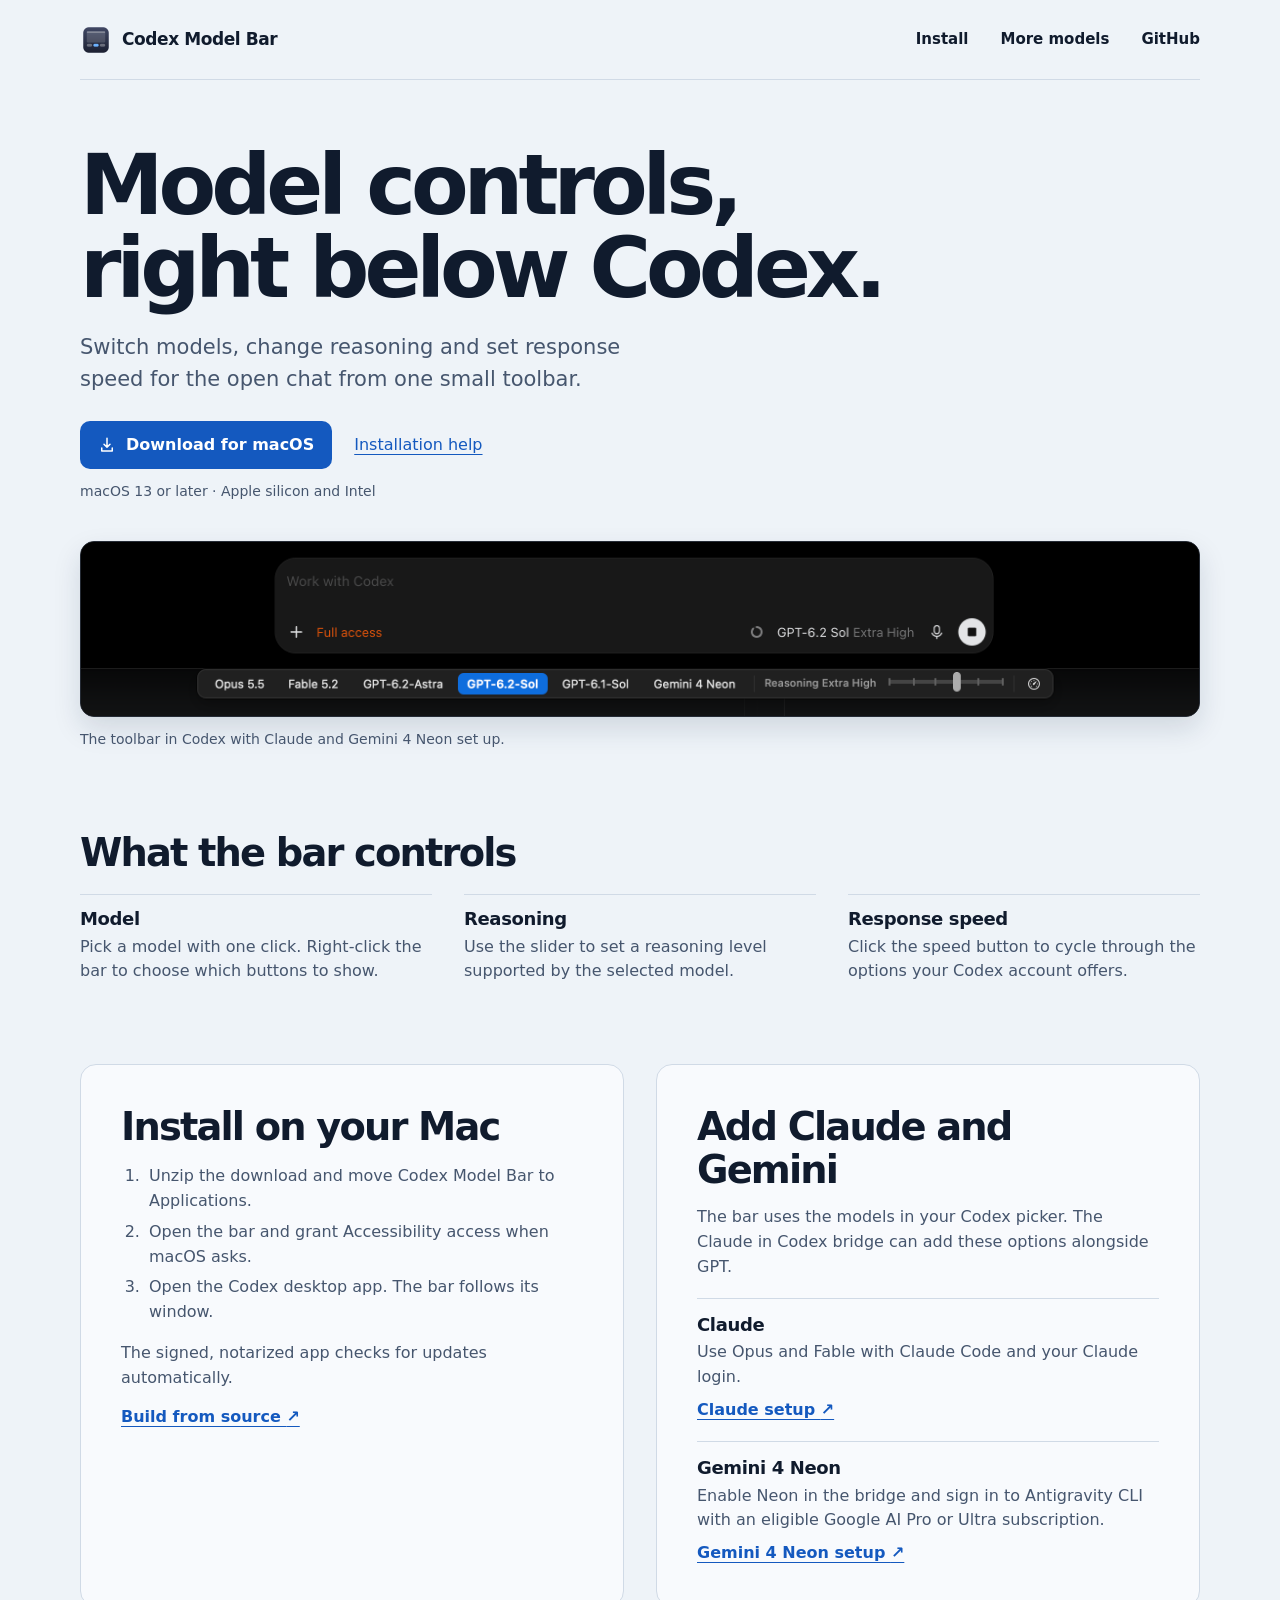
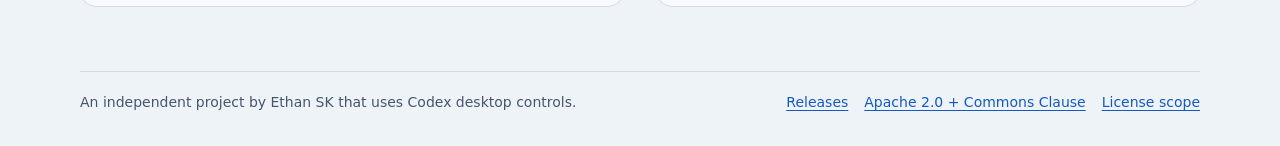
<file: docs/index.html>
<!DOCTYPE html>
<html lang="en">
<head>
  <meta charset="utf-8">
  <meta name="viewport" content="width=device-width, initial-scale=1">
  <meta name="theme-color" content="#eef3f8">
  <meta name="description" content="Switch models, reasoning and response speed from a macOS toolbar beside Codex.">
  <meta property="og:title" content="Codex Model Bar">
  <meta property="og:description" content="Switch models, reasoning and response speed from a macOS toolbar beside Codex.">
  <meta property="og:type" content="website">
  <meta property="og:url" content="https://ethansk.github.io/codex-model-bar/">
  <meta property="og:image" content="https://ethansk.github.io/codex-model-bar/assets/model-bar.png">
  <meta property="og:image:alt" content="The Codex composer above the Model Bar, with GPT-6.2 Sol selected.">
  <link rel="canonical" href="https://ethansk.github.io/codex-model-bar/">
  <link rel="icon" type="image/png" href="assets/app-icon.png">
  <link rel="stylesheet" href="styles.css?v=3">
  <title>Codex Model Bar for macOS</title>
</head>
<body>
  <a class="skip-link" href="#main">Skip to content</a>
  <header class="site-header wrap">
    <a class="brand" href="./">
      <img src="assets/app-icon.png" width="32" height="32" alt="">
      <span>Codex Model Bar</span>
    </a>
    <nav aria-label="Main navigation">
      <a href="#install">Install</a>
      <a href="#more-models">More models</a>
      <a href="https://github.com/EthanSK/codex-model-bar">GitHub</a>
    </nav>
  </header>

  <main class="wrap" id="main">
    <section class="hero" aria-labelledby="hero-title">
      <h1 id="hero-title">Model controls, right below Codex.</h1>
      <p class="intro">Switch models, change reasoning and set response speed for the open chat from one small toolbar.</p>
      <div class="actions">
        <a class="primary-action" href="https://github.com/EthanSK/codex-model-bar/releases/latest/download/CodexModelBar-macOS-universal.zip">
          <svg aria-hidden="true" width="18" height="18" viewBox="0 0 24 24" fill="none" stroke="currentColor" stroke-width="2" stroke-linecap="round" stroke-linejoin="round"><path d="M12 3v12m-4-4 4 4 4-4M5 16v4h14v-4"/></svg>
          Download for macOS
        </a>
        <a href="#install">Installation help</a>
      </div>
      <p class="requirements">macOS 13 or later · Apple silicon and Intel</p>

      <figure class="preview">
        <a href="assets/model-bar.png" aria-label="View the full-size Codex Model Bar screenshot">
          <img src="assets/model-bar.png" width="2290" height="356" alt="The Codex composer above the Model Bar. GPT-6.2 Sol is selected. Claude, Gemini 4 Neon, reasoning and response speed controls are also visible.">
        </a>
        <figcaption>The toolbar in Codex with Claude and Gemini 4 Neon set up.</figcaption>
      </figure>
    </section>

    <section class="controls" id="how" aria-labelledby="controls-title">
      <h2 id="controls-title">What the bar controls</h2>
      <div class="controls-grid">
        <div>
          <h3>Model</h3>
          <p>Pick a model with one click. Right-click the bar to choose which buttons to show.</p>
        </div>
        <div>
          <h3>Reasoning</h3>
          <p>Use the slider to set a reasoning level supported by the selected model.</p>
        </div>
        <div>
          <h3>Response speed</h3>
          <p>Click the speed button to cycle through the options your Codex account offers.</p>
        </div>
      </div>
    </section>

    <div class="setup">
      <section class="setup-panel" id="install" aria-labelledby="install-title">
        <h2 id="install-title">Install on your Mac</h2>
        <ol>
          <li>Unzip the download and move Codex Model Bar to Applications.</li>
          <li>Open the bar and grant Accessibility access when macOS asks.</li>
          <li>Open the Codex desktop app. The bar follows its window.</li>
        </ol>
        <p>The signed, notarized app checks for updates automatically.</p>
        <a href="https://github.com/EthanSK/codex-model-bar#install-from-source">Build from source <span aria-hidden="true">↗</span></a>
      </section>

      <section class="setup-panel" id="more-models" aria-labelledby="models-title">
        <h2 id="models-title">Add Claude and Gemini</h2>
        <p>The bar uses the models in your Codex picker. The Claude in Codex bridge can add these options alongside GPT.</p>
        <div class="provider">
          <h3>Claude</h3>
          <p>Use Opus and Fable with Claude Code and your Claude login.</p>
          <a href="https://github.com/EthanSK/claude-in-codex">Claude setup <span aria-hidden="true">↗</span></a>
        </div>
        <div class="provider">
          <h3>Gemini 4 Neon</h3>
          <p>Enable Neon in the bridge and sign in to Antigravity CLI with an eligible Google AI Pro or Ultra subscription.</p>
          <a href="https://github.com/EthanSK/claude-in-codex#optional-gemini-4-neon">Gemini 4 Neon setup <span aria-hidden="true">↗</span></a>
        </div>
      </section>
    </div>
  </main>

  <footer class="site-footer wrap">
    <p>An independent project by Ethan SK that uses Codex desktop controls.</p>
    <div class="footer-links">
      <a href="https://github.com/EthanSK/codex-model-bar/releases">Releases</a>
      <a href="https://github.com/EthanSK/codex-model-bar/blob/main/LICENSE">Apache 2.0 + Commons Clause</a>
      <a href="https://github.com/EthanSK/codex-model-bar/blob/main/LICENSING.md">License scope</a>
    </div>
  </footer>
</body>
</html>
</file>
<file: docs/styles.css>
:root {
  color-scheme: light;
  --background: #eef3f8;
  --surface: #f8fafd;
  --text: #101b2d;
  --muted: #46566e;
  --line: #d0dae6;
  --accent: #1459bf;
  --accent-hover: #0d469e;
  font-family: system-ui, -apple-system, BlinkMacSystemFont, sans-serif;
  line-height: 1.55;
  color: var(--text);
  background: var(--background);
}

*, *::before, *::after { box-sizing: border-box; }

body { margin: 0; }
img { display: block; max-inline-size: 100%; }

a {
  color: var(--accent);
  text-underline-offset: 0.22em;
}

a:hover { color: var(--accent-hover); }

a:focus-visible {
  outline: 3px solid var(--accent);
  outline-offset: 4px;
  border-radius: 4px;
}

h1, h2, h3, p, figure { margin: 0; }
h1, h2, h3 { line-height: 1.12; }

.wrap {
  width: min(70rem, calc(100% - 2 * clamp(1.25rem, 4vw, 3rem)));
  margin-inline: auto;
}

.skip-link {
  position: fixed;
  z-index: 1;
  inset: 0.75rem auto auto 0.75rem;
  padding: 0.625rem 1rem;
  translate: 0 -170%;
  background: white;
}

.skip-link:focus { translate: 0; }

.site-header {
  min-block-size: 5rem;
  display: flex;
  justify-content: space-between;
  align-items: center;
  flex-wrap: wrap;
  gap: 0.25rem 1rem;
  border-bottom: 1px solid var(--line);
}

.brand, nav, .actions, .footer-links {
  display: flex;
  align-items: center;
  flex-wrap: wrap;
}

.brand, nav a {
  color: var(--text);
  text-decoration: none;
}

.brand {
  gap: 0.625rem;
  font-size: 1.0625rem;
  font-weight: 720;
  letter-spacing: -0.025em;
}

nav { gap: 0.25rem clamp(1rem, 2.5vw, 2rem); }

nav a {
  display: inline-flex;
  align-items: center;
  min-block-size: 2.75rem;
  font-size: 0.9375rem;
  font-weight: 560;
}

nav a:hover, .brand:hover { text-decoration: underline; }

.hero { padding-block: clamp(2.5rem, 5vw, 4.25rem) 0; }

h1 {
  max-inline-size: 17ch;
  font-size: clamp(2.6rem, 6.9vw, 5.25rem);
  font-weight: 760;
  line-height: 0.99;
  letter-spacing: -0.06em;
  text-wrap: balance;
}

.intro {
  margin-block-start: 1.375rem;
  max-inline-size: 34rem;
  color: var(--muted);
  font-size: clamp(1.0625rem, 2.2vw, 1.3125rem);
  line-height: 1.5;
}

.actions {
  gap: 0.5rem 1.375rem;
  margin-block-start: 1.625rem;
}

.primary-action {
  display: inline-flex;
  align-items: center;
  gap: 0.625rem;
  min-block-size: 3rem;
  justify-content: center;
  padding: 0.65rem 1.125rem;
  border-radius: 0.625rem;
  background: var(--accent);
  color: white;
  font-weight: 680;
  text-decoration: none;
}

.primary-action:hover {
  background: var(--accent-hover);
  color: white;
}

.requirements, figcaption {
  margin-block-start: 0.75rem;
  color: var(--muted);
  font-size: 0.875rem;
}

.preview { margin-block-start: clamp(1.75rem, 3vw, 2.5rem); }

.preview a {
  display: block;
  background: #171717;
  border: 1px solid #252b35;
  border-radius: clamp(0.5rem, 1.5vw, 0.875rem);
  overflow: hidden;
  box-shadow: 0 12px 28px #10274222;
}

.preview img {
  width: 100%;
  height: auto;
}

.controls, .setup { margin-block-start: clamp(2.75rem, 6.25vw, 5.5rem); }

h2 {
  font-size: clamp(1.65rem, 3.2vw, 2.4rem);
  font-weight: 730;
  letter-spacing: -0.048em;
}

h3 {
  font-size: 1.125rem;
  font-weight: 690;
  letter-spacing: -0.02em;
}

.controls-grid, .setup {
  display: grid;
  gap: clamp(1rem, 2.6vw, 2rem);
}

.controls-grid {
  grid-template-columns: repeat(3, minmax(0, 1fr));
  margin-block-start: 1.25rem;
}

.controls-grid > div {
  border-top: 1px solid var(--line);
  padding-block-start: 0.875rem;
}

.controls-grid p, .setup-panel p, .setup-panel li { color: var(--muted); }
.controls-grid p, .provider p { margin-block-start: 0.35rem; }

.setup { grid-template-columns: repeat(2, minmax(0, 1fr)); }

.setup-panel {
  padding: clamp(1.25rem, 3.3vw, 2.5rem);
  border: 1px solid var(--line);
  border-radius: 1rem;
  background: var(--surface);
}

.setup-panel > p, .setup-panel > a { margin-block-start: 0.875rem; }
.setup-panel a { display: inline-block; font-weight: 600; }

.setup-panel ol {
  margin-block: 1rem;
  padding-inline-start: 1.5rem;
}

.setup-panel li { padding-inline-start: 0.25rem; }
.setup-panel li + li { margin-block-start: 0.375rem; }

.provider {
  margin-block-start: 1.125rem;
  padding-block-start: 1rem;
  border-top: 1px solid var(--line);
}

.provider a { margin-block-start: 0.5rem; }
section[id] { scroll-margin-block-start: 1rem; }

.site-footer {
  display: flex;
  justify-content: space-between;
  align-items: baseline;
  flex-wrap: wrap;
  gap: 0.625rem 1.5rem;
  margin-block-start: clamp(2.5rem, 5vw, 4rem);
  padding-block: 1.25rem 2rem;
  border-top: 1px solid var(--line);
  color: var(--muted);
  font-size: 0.875rem;
}

.footer-links { gap: 0.375rem 1rem; }

.not-found { padding-block: clamp(3rem, 9vw, 7rem); }
.not-found img { margin-block-end: 1.25rem; }
.not-found .primary-action { margin-block-start: 1.5rem; }

@media (max-width: 42rem) {
  .controls-grid, .setup { grid-template-columns: 1fr; }
}

@media (max-width: 27rem) {
  .site-header {
    align-content: center;
    padding-block-start: 0.625rem;
  }

  .site-header nav { width: 100%; }
  h1 { font-size: clamp(2.35rem, 11vw, 3rem); }
}
</file>
